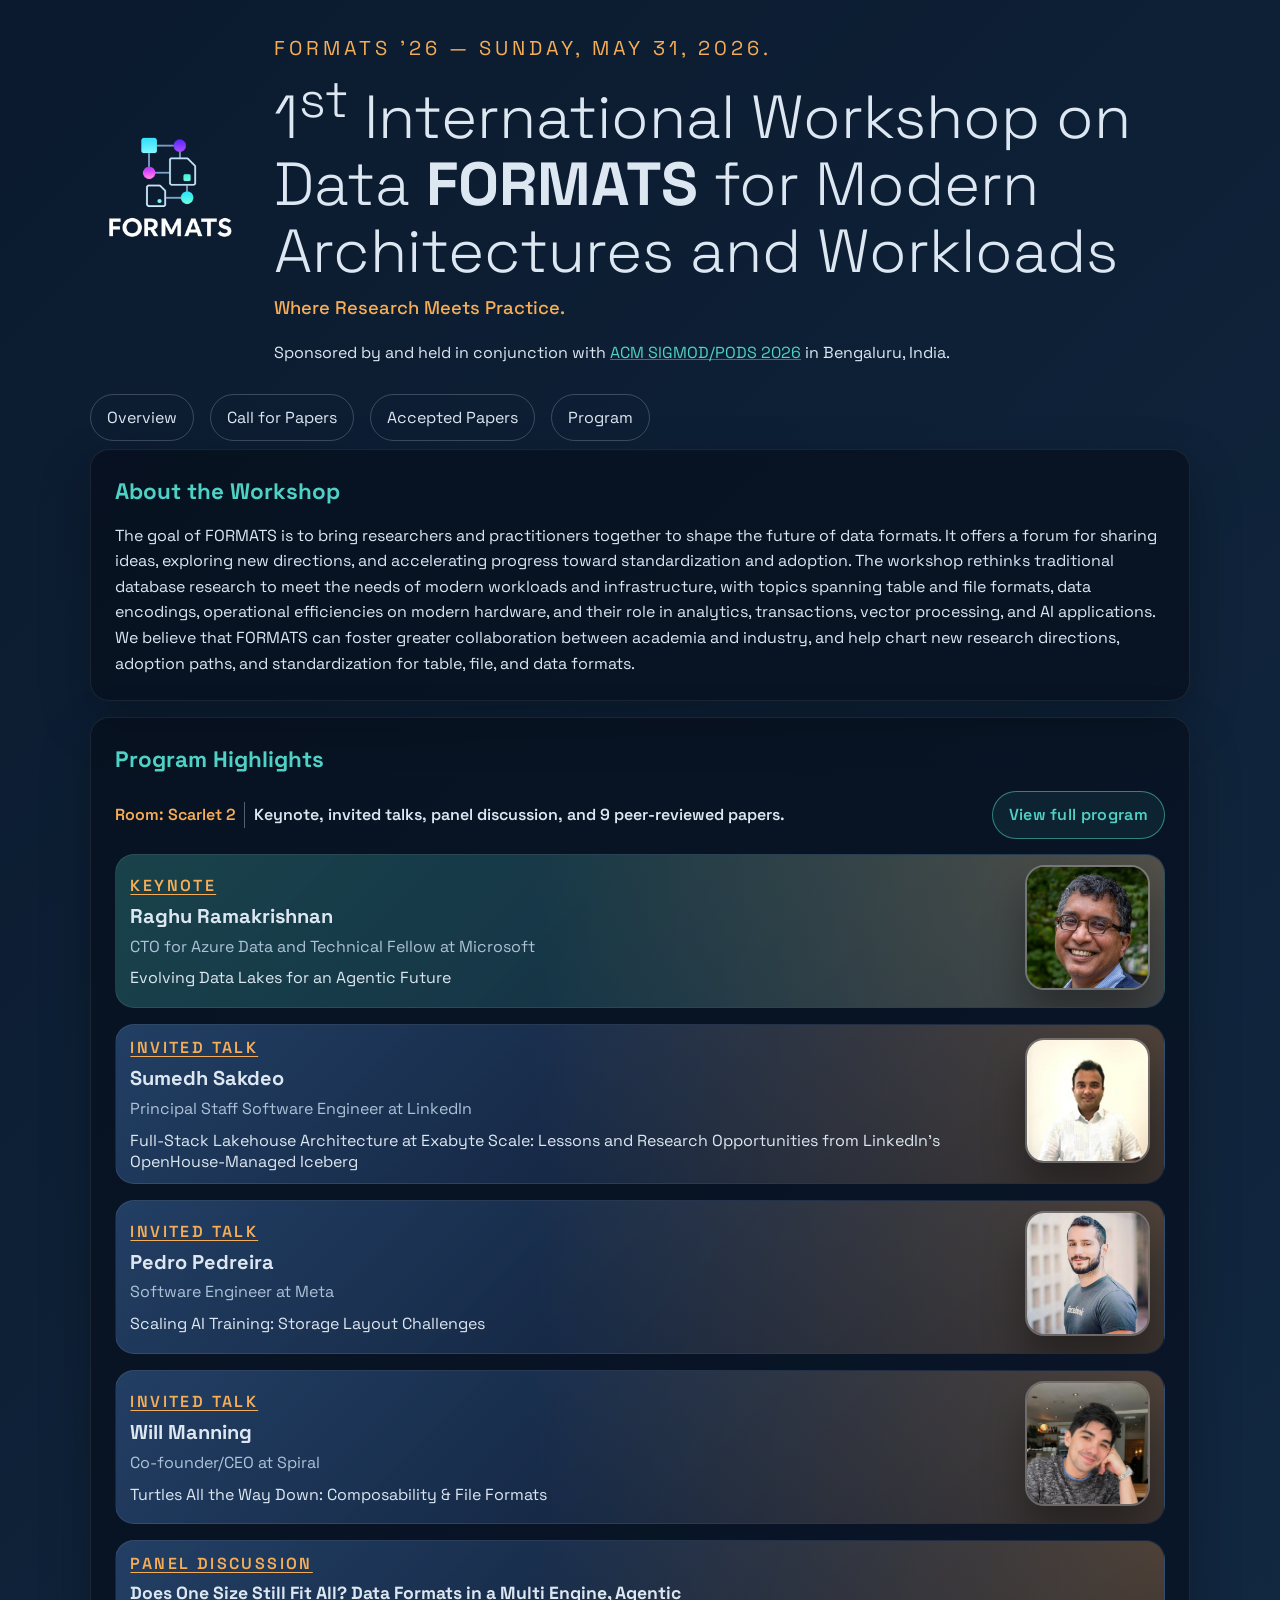
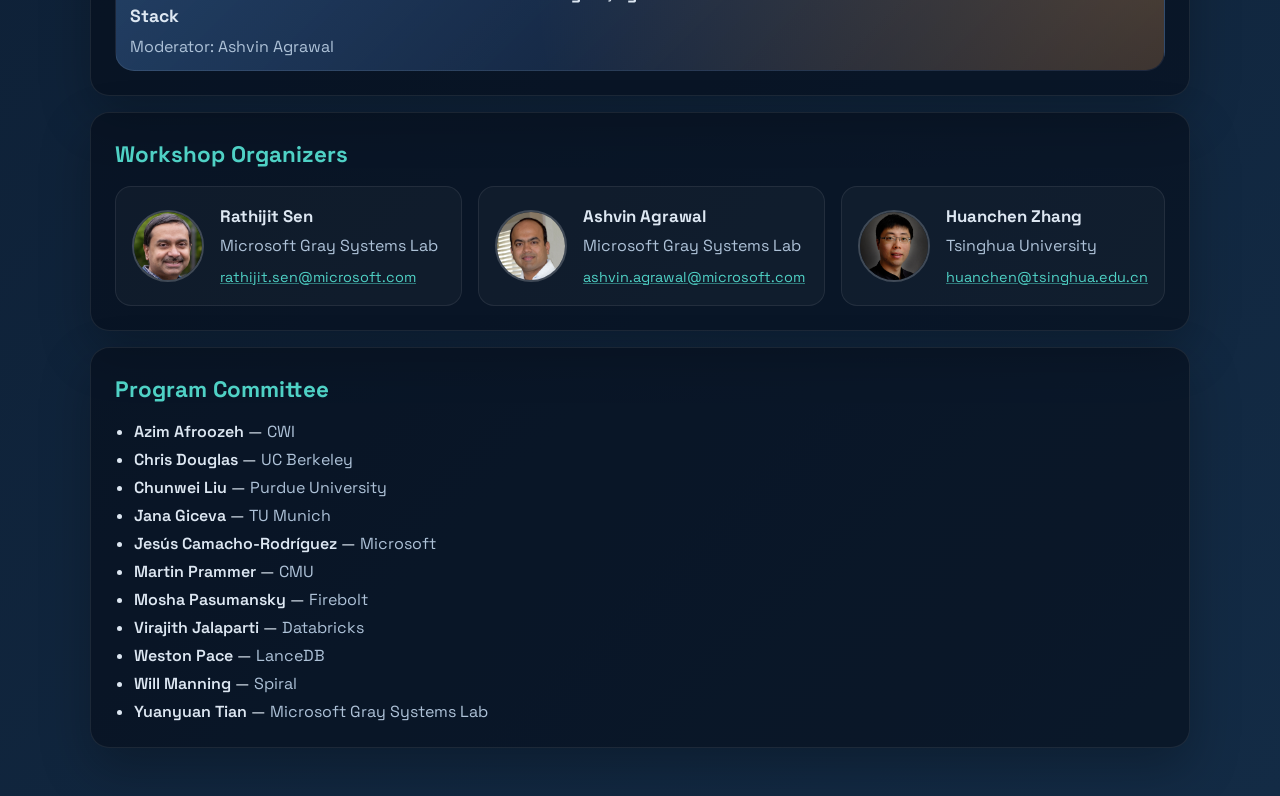
<file: index.html>
<!DOCTYPE html>
<html lang="en">
<head>
    <meta charset="UTF-8" />
    <meta name="viewport" content="width=device-width, initial-scale=1.0" />
    <title>FORMATS 2026 Workshop Overview</title>
    <link rel="stylesheet" href="styles.css" />
</head>
<body>
    <div class="wrapper">
        <header>
            <div class="hero-banner">
                <img src="formats_logo.png" alt="FORMATS 2026 logo" class="workshop-logo" />
                <div class="hero-copy">
                    <p class="hero-tag">FORMATS '26 &mdash; Sunday, May 31, 2026.</p>
                    <h1>1<sup>st</sup> International Workshop on Data <span class="headline-strong">FORMATS</span> for Modern Architectures and Workloads</h1>
                    <div class="subtitle-text">
                        <p class="page-subtitle">Where Research Meets Practice.</p>
                        <p>Sponsored by and held in conjunction with <a href="https://2026.sigmod.org/" target="_blank" rel="noreferrer">ACM SIGMOD/PODS 2026</a> in Bengaluru, India.</p>
                    </div>
                </div>
            </div>
            <nav class="nav-links">
                <a href="index.html">Overview</a>
                <a href="call-for-papers.html#topics-of-interest">Call for Papers</a>
                <a href="accepted-papers.html#accepted-papers">Accepted Papers</a>
                <a href="program.html#workshop-program">Program</a>
            </nav>
        </header>
        <main class="overview-main">
            <section>
                <h2>About the Workshop</h2>
                <p>The goal of FORMATS is to bring researchers and practitioners together to shape the future of data formats. It offers a forum for sharing ideas, exploring new directions, and accelerating progress toward standardization and adoption. The workshop rethinks traditional database research to meet the needs of modern workloads and infrastructure, with topics spanning table and file formats, data encodings, operational efficiencies on modern hardware, and their role in analytics, transactions, vector processing, and AI applications.</p>
                <p>We believe that FORMATS can foster greater collaboration between academia and industry, and help chart new research directions, adoption paths, and standardization for table, file, and data formats.</p>
            </section>
            <section>
                <h2>Program Highlights</h2>
                <div class="program-highlights-top">
                    <div class="program-highlights-context">
                        <p class="program-room-chip">Room: Scarlet 2</p>
                        <p class="program-highlights-meta">Keynote, invited talks, panel discussion, and 9 peer-reviewed papers.</p>
                    </div>
                    <p class="program-cta"><a href="program.html#workshop-program">View full program</a></p>
                </div>
                <div class="highlights-list" aria-label="Program highlights">
                    <article class="news-banner" aria-label="Keynote" data-link="true">
                        <div class="news-content">
                            <p class="news-label">Keynote</p>
                            <h3>Raghu Ramakrishnan</h3>
                            <p class="news-description news-role">CTO for Azure Data and Technical Fellow at Microsoft</p>
                            <p class="news-description">Evolving Data Lakes for an Agentic Future</p>
                        </div>
                        <div class="news-visual">
                            <img src="talks/raghu_ramakrishnan.jpg" alt="Portrait of Raghu Ramakrishnan" />
                        </div>
                        <a class="news-banner-link" href="program.html#talk-raghu-ramakrishnan" aria-label="View Raghu Ramakrishnan keynote details on the Program page"></a>
                    </article>
                    <article class="news-banner banner-emerald" aria-label="Invited talk" data-link="true">
                        <div class="news-content">
                            <p class="news-label">Invited Talk</p>
                            <h3>Sumedh Sakdeo</h3>
                            <p class="news-description news-role">Principal Staff Software Engineer at LinkedIn</p>
                            <p class="news-description">Full-Stack Lakehouse Architecture at Exabyte Scale: Lessons and Research Opportunities from LinkedIn's OpenHouse-Managed Iceberg</p>
                        </div>
                        <div class="news-visual">
                            <img src="talks/sumedh_sakdeo.jpg" alt="Portrait of Sumedh Sakdeo" />
                        </div>
                        <a class="news-banner-link" href="program.html#talk-sumedh-sakdeo" aria-label="View Sumedh Sakdeo invited talk details on the Program page"></a>
                    </article>
                    <article class="news-banner banner-emerald" aria-label="Invited talk" data-link="true">
                        <div class="news-content">
                            <p class="news-label">Invited Talk</p>
                            <h3>Pedro Pedreira</h3>
                            <p class="news-description news-role">Software Engineer at Meta</p>
                            <p class="news-description">Scaling AI Training: Storage Layout Challenges</p>
                        </div>
                        <div class="news-visual">
                            <img src="talks/pedro_pedreira.jpg" alt="Portrait of Pedro Pedreira" />
                        </div>
                        <a class="news-banner-link" href="program.html#talk-pedro-pedreira" aria-label="View Pedro Pedreira invited talk details on the Program page"></a>
                    </article>
                    <article class="news-banner banner-emerald" aria-label="Invited talk" data-link="true">
                        <div class="news-content">
                            <p class="news-label">Invited Talk</p>
                            <h3>Will Manning</h3>
                            <p class="news-description news-role">Co-founder/CEO at Spiral</p>
                            <p class="news-description">Turtles All the Way Down: Composability &amp; File Formats</p>
                        </div>
                        <div class="news-visual">
                            <img src="talks/will_manning.png" alt="Portrait of Will Manning" />
                        </div>
                        <a class="news-banner-link" href="program.html#talk-will-manning" aria-label="View Will Manning invited talk details on the Program page"></a>
                    </article>
                    <article class="news-banner banner-emerald no-visual" aria-label="Panel discussion" data-link="true">
                        <div class="news-content">
                            <p class="news-label">Panel Discussion</p>
                            <h3 class="panel-title">Does One Size Still Fit All? Data Formats in a Multi Engine, Agentic Stack</h3>
                            <p class="news-description news-role">Moderator: Ashvin Agrawal</p>
                        </div>
                        <a class="news-banner-link" href="program.html#panel-discussion" aria-label="View panel discussion details on the Program page"></a>
                    </article>
                </div>
            </section>
            <section>
                <h2>Workshop Organizers</h2>
                <div class="organizer-grid">
                    <article class="organizer-card">
                        <img src="organizers/rathijit_sen.jpg" alt="Portrait of Rathijit Sen" />
                        <div class="organizer-info">
                            <h3>Rathijit Sen</h3>
                            <p>Microsoft Gray Systems Lab</p>
                            <a href="mailto:rathijit.sen@microsoft.com">rathijit.sen@microsoft.com</a>
                        </div>
                    </article>
                    <article class="organizer-card">
                        <img src="organizers/ashvin_agrawal.png" alt="Portrait of Ashvin Agrawal" />
                        <div class="organizer-info">
                            <h3>Ashvin Agrawal</h3>
                            <p>Microsoft Gray Systems Lab</p>
                            <a href="mailto:ashvin.agrawal@microsoft.com">ashvin.agrawal@microsoft.com</a>
                        </div>
                    </article>
                    <article class="organizer-card">
                        <img src="organizers/huanchen_zhang.jpg" alt="Portrait of Huanchen Zhang" />
                        <div class="organizer-info">
                            <h3>Huanchen Zhang</h3>
                            <p>Tsinghua University</p>
                            <a href="mailto:huanchen@tsinghua.edu.cn">huanchen@tsinghua.edu.cn</a>
                        </div>
                    </article>
                </div>
            </section>
            <section>
                <h2>Program Committee</h2>
                <ul class="pc-list">
                    <li><span class="pc-name">Azim Afroozeh</span> &mdash; <span class="pc-affiliation">CWI</span></li>
                    <li><span class="pc-name">Chris Douglas</span> &mdash; <span class="pc-affiliation">UC Berkeley</span></li>
                    <li><span class="pc-name">Chunwei Liu</span> &mdash; <span class="pc-affiliation">Purdue University</span></li>
                    <li><span class="pc-name">Jana Giceva</span> &mdash; <span class="pc-affiliation">TU Munich</span></li>
                    <li><span class="pc-name">Jesús Camacho-Rodríguez</span> &mdash; <span class="pc-affiliation">Microsoft</span></li>
                    <li><span class="pc-name">Martin Prammer</span> &mdash; <span class="pc-affiliation">CMU</span></li>
                    <li><span class="pc-name">Mosha Pasumansky</span> &mdash; <span class="pc-affiliation">Firebolt</span></li>
                    <li><span class="pc-name">Virajith Jalaparti</span> &mdash; <span class="pc-affiliation">Databricks</span></li>
                    <li><span class="pc-name">Weston Pace</span> &mdash; <span class="pc-affiliation">LanceDB</span></li>
                    <li><span class="pc-name">Will Manning</span> &mdash; <span class="pc-affiliation">Spiral</span></li>
                    <li><span class="pc-name">Yuanyuan Tian</span> &mdash; <span class="pc-affiliation">Microsoft Gray Systems Lab</span></li>                    
                </ul>
            </section>
        </main>
    </div>
</body>
</html>
</file>
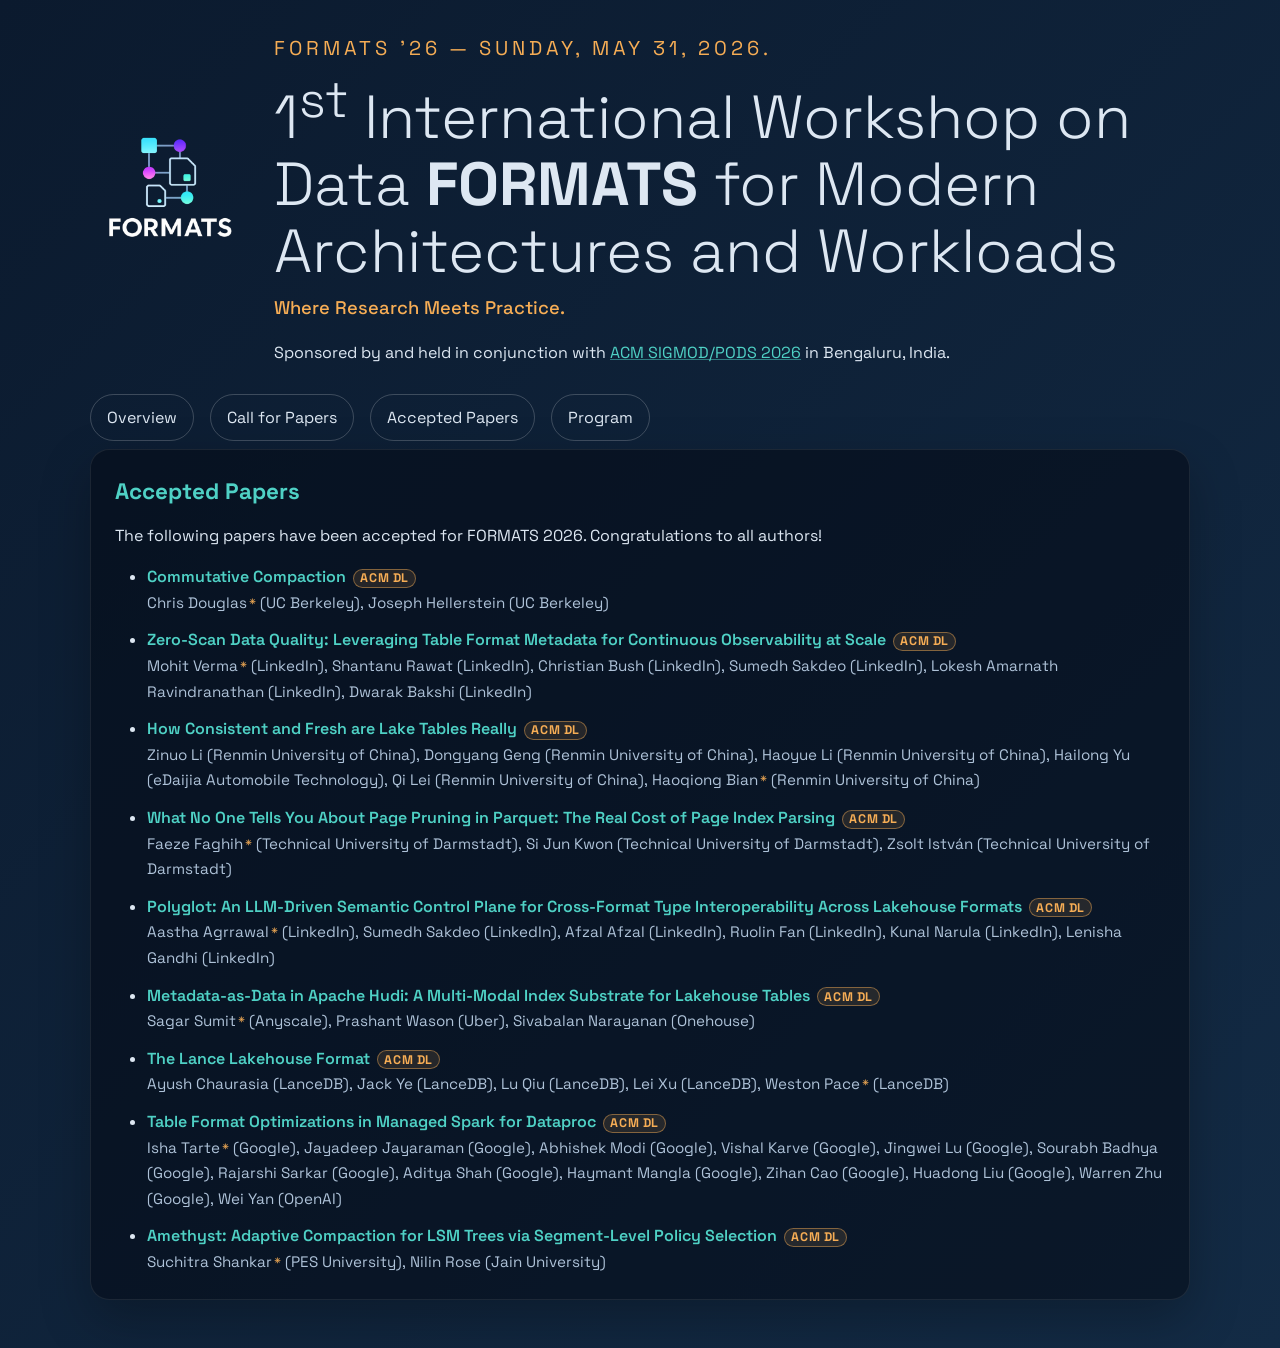
<file: accepted-papers.html>
<!DOCTYPE html>
<html lang="en">
<head>
    <meta charset="UTF-8" />
    <meta name="viewport" content="width=device-width, initial-scale=1.0" />
    <title>Accepted Papers &mdash; FORMATS 2026</title>
    <link rel="stylesheet" href="styles.css" />
</head>
<body>
    <div class="wrapper">
        <header>
            <div class="hero-banner">
                <img src="formats_logo.png" alt="FORMATS 2026 logo" class="workshop-logo" />
                <div class="hero-copy">
                    <p class="hero-tag">FORMATS '26 &mdash; Sunday, May 31, 2026.</p>
                    <h1>1<sup>st</sup> International Workshop on Data <span class="headline-strong">FORMATS</span> for Modern Architectures and Workloads</h1>
                    <div class="subtitle-text">
                        <p class="page-subtitle">Where Research Meets Practice.</p>
                        <p>Sponsored by and held in conjunction with <a href="https://2026.sigmod.org/" target="_blank" rel="noreferrer">ACM SIGMOD/PODS 2026</a> in Bengaluru, India.</p>
                    </div>
                </div>
            </div>
            <nav class="nav-links">
                <a href="index.html">Overview</a>
                <a href="call-for-papers.html#topics-of-interest">Call for Papers</a>
                <a href="accepted-papers.html#accepted-papers">Accepted Papers</a>
                <a href="program.html#workshop-program">Program</a>
            </nav>
        </header>
        <main>
            <section id="accepted-papers">
                <h2>Accepted Papers</h2>
                <p>The following papers have been accepted for FORMATS 2026. Congratulations to all authors!</p>
                <ul class="topics-list paper-list">
                    <li>
                        <span class="paper-title-row"><strong>Commutative Compaction</strong><a href="https://doi.org/10.1145/3802514.3809174" target="_blank" rel="noopener noreferrer" class="paper-link-badge">ACM DL</a></span><br />
                        <span class="paper-authors">Chris Douglas<span class="contact-author" title="Contact author">*</span> (UC Berkeley), Joseph Hellerstein (UC Berkeley)</span>
                    </li>
                    <li>
                        <span class="paper-title-row"><strong>Zero-Scan Data Quality: Leveraging Table Format Metadata for Continuous Observability at Scale</strong><a href="https://doi.org/10.1145/3802514.3812601" target="_blank" rel="noopener noreferrer" class="paper-link-badge">ACM DL</a></span><br />
                        <span class="paper-authors">Mohit Verma<span class="contact-author" title="Contact author">*</span> (LinkedIn), Shantanu Rawat (LinkedIn), Christian Bush (LinkedIn), Sumedh Sakdeo (LinkedIn), Lokesh Amarnath Ravindranathan (LinkedIn), Dwarak Bakshi (LinkedIn)</span>
                    </li>
                    <li>
                        <span class="paper-title-row"><strong>How Consistent and Fresh are Lake Tables Really</strong><a href="https://doi.org/10.1145/3802514.3812602" target="_blank" rel="noopener noreferrer" class="paper-link-badge">ACM DL</a></span><br />
                        <span class="paper-authors">Zinuo Li (Renmin University of China), Dongyang Geng (Renmin University of China), Haoyue Li (Renmin University of China), Hailong Yu (eDaijia Automobile Technology), Qi Lei (Renmin University of China), Haoqiong Bian<span class="contact-author" title="Contact author">*</span> (Renmin University of China)</span>
                    </li>
                    <li>
                        <span class="paper-title-row"><strong>What No One Tells You About Page Pruning in Parquet: The Real Cost of Page Index Parsing</strong><a href="https://doi.org/10.1145/3802514.3809175" target="_blank" rel="noopener noreferrer" class="paper-link-badge">ACM DL</a></span><br />
                        <span class="paper-authors">Faeze Faghih<span class="contact-author" title="Contact author">*</span> (Technical University of Darmstadt), Si Jun Kwon (Technical University of Darmstadt), Zsolt Istv&aacute;n (Technical University of Darmstadt)</span>
                    </li>
                    <li>
                        <span class="paper-title-row"><strong>Polyglot: An LLM-Driven Semantic Control Plane for Cross-Format Type Interoperability Across Lakehouse Formats</strong><a href="https://doi.org/10.1145/3802514.3809176" target="_blank" rel="noopener noreferrer" class="paper-link-badge">ACM DL</a></span><br />
                        <span class="paper-authors">Aastha Agrrawal<span class="contact-author" title="Contact author">*</span> (LinkedIn), Sumedh Sakdeo (LinkedIn), Afzal Afzal (LinkedIn), Ruolin Fan (LinkedIn), Kunal Narula (LinkedIn), Lenisha Gandhi (LinkedIn)</span>
                    </li>
                    <li>
                        <span class="paper-title-row"><strong>Metadata-as-Data in Apache Hudi: A Multi-Modal Index Substrate for Lakehouse Tables</strong><a href="https://doi.org/10.1145/3802514.3809177" target="_blank" rel="noopener noreferrer" class="paper-link-badge">ACM DL</a></span><br />
                        <span class="paper-authors">Sagar Sumit<span class="contact-author" title="Contact author">*</span> (Anyscale), Prashant Wason (Uber), Sivabalan Narayanan (Onehouse)</span>
                    </li>
                    <li>
                        <span class="paper-title-row"><strong>The Lance Lakehouse Format</strong><a href="https://doi.org/10.1145/3802514.3809178" target="_blank" rel="noopener noreferrer" class="paper-link-badge">ACM DL</a></span><br />
                        <span class="paper-authors">Ayush Chaurasia (LanceDB), Jack Ye (LanceDB), Lu Qiu (LanceDB), Lei Xu (LanceDB), Weston Pace<span class="contact-author" title="Contact author">*</span> (LanceDB)</span>
                    </li>
                    <li>
                        <span class="paper-title-row"><strong>Table Format Optimizations in Managed Spark for Dataproc</strong><a href="https://doi.org/10.1145/3802514.3809179" target="_blank" rel="noopener noreferrer" class="paper-link-badge">ACM DL</a></span><br />
                        <span class="paper-authors">Isha Tarte<span class="contact-author" title="Contact author">*</span> (Google), Jayadeep Jayaraman (Google), Abhishek Modi (Google), Vishal Karve (Google), Jingwei Lu (Google), Sourabh Badhya (Google), Rajarshi Sarkar (Google), Aditya Shah (Google), Haymant Mangla (Google), Zihan Cao (Google), Huadong Liu (Google), Warren Zhu (Google), Wei Yan (OpenAI)</span>
                    </li>
                    <li>
                        <span class="paper-title-row"><strong>Amethyst: Adaptive Compaction for LSM Trees via Segment-Level Policy Selection</strong><a href="https://doi.org/10.1145/3802514.3812603" target="_blank" rel="noopener noreferrer" class="paper-link-badge">ACM DL</a></span><br />
                        <span class="paper-authors">Suchitra Shankar<span class="contact-author" title="Contact author">*</span> (PES University), Nilin Rose (Jain University)</span>
                    </li>
                </ul>
            </section>
        </main>
    </div>
</body>
</html>
</file>
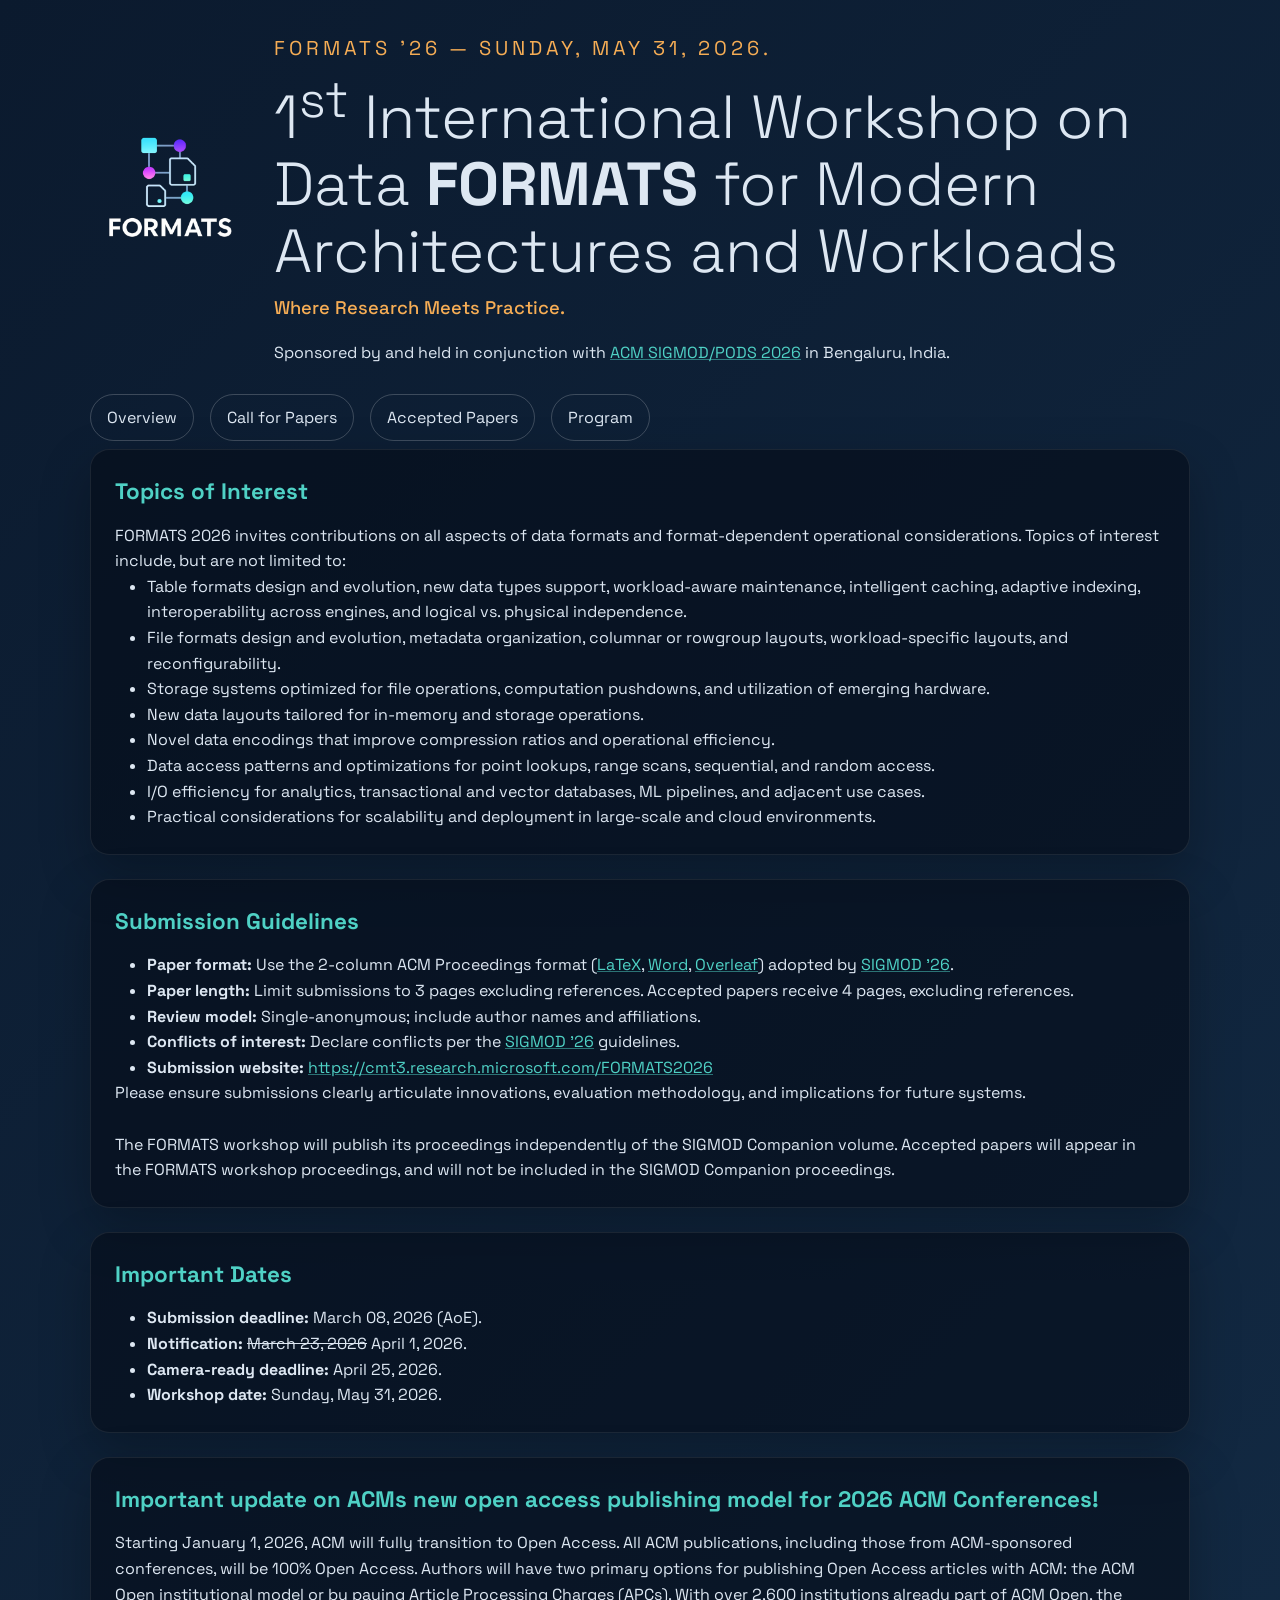
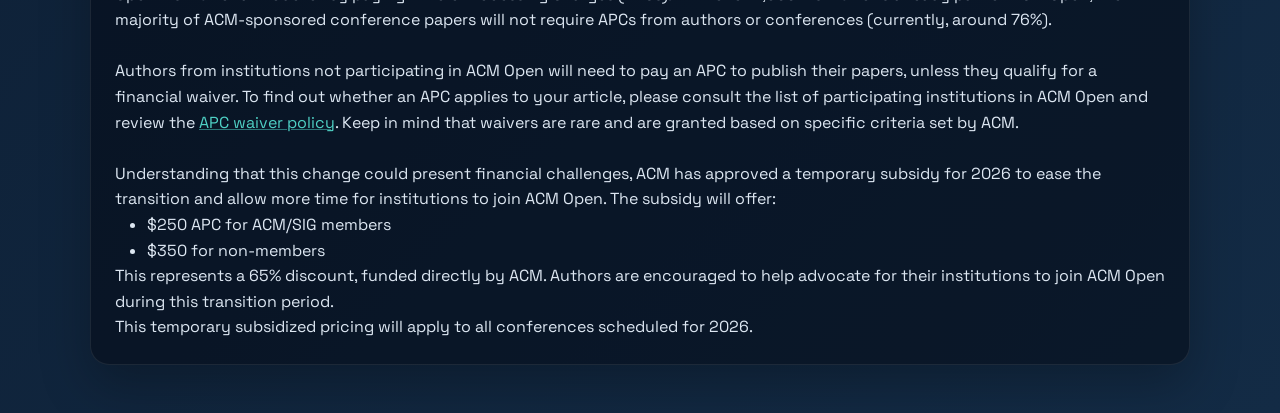
<file: call-for-papers.html>
<!DOCTYPE html>
<html lang="en">
<head>
    <meta charset="UTF-8" />
    <meta name="viewport" content="width=device-width, initial-scale=1.0" />
    <title>FORMATS 2026 Call for Papers</title>
    <link rel="stylesheet" href="styles.css" />
</head>
<body>
    <div class="wrapper">
        <header>
            <div class="hero-banner">
                <img src="formats_logo.png" alt="FORMATS 2026 logo" class="workshop-logo" />
                <div class="hero-copy">
                    <p class="hero-tag">FORMATS '26 &mdash; Sunday, May 31, 2026.</p>
                    <h1>1<sup>st</sup> International Workshop on Data <span class="headline-strong">FORMATS</span> for Modern Architectures and Workloads</h1>
                    <div class="subtitle-text">
                        <p class="page-subtitle">Where Research Meets Practice.</p>
                        <p>Sponsored by and held in conjunction with <a href="https://2026.sigmod.org/" target="_blank" rel="noreferrer">ACM SIGMOD/PODS 2026</a> in Bengaluru, India.</p>
                    </div>
                </div>
            </div>
            <nav class="nav-links">
                <a href="index.html">Overview</a>
                <a href="call-for-papers.html#topics-of-interest">Call for Papers</a>
                <a href="accepted-papers.html#accepted-papers">Accepted Papers</a>
                <a href="program.html#workshop-program">Program</a>
            </nav>
        </header>
        <main>
            <section id="topics-of-interest">
                <h2>Topics of Interest</h2>
                <p>FORMATS 2026 invites contributions on all aspects of data formats and format-dependent operational considerations. Topics of interest include, but are not limited to:</p>
                <ul class="topics-list">
                    <li>Table formats design and evolution, new data types support, workload-aware maintenance, intelligent caching, adaptive indexing, interoperability across engines, and logical vs. physical independence.</li>
                    <li>File formats design and evolution, metadata organization, columnar or rowgroup layouts, workload-specific layouts, and reconfigurability.</li>
                    <li>Storage systems optimized for file operations, computation pushdowns, and utilization of emerging hardware.</li>
                    <li>New data layouts tailored for in-memory and storage operations.</li>
                    <li>Novel data encodings that improve compression ratios and operational efficiency.</li>
                    <li>Data access patterns and optimizations for point lookups, range scans, sequential, and random access.</li>
                    <li>I/O efficiency for analytics, transactional and vector databases, ML pipelines, and adjacent use cases.</li>
                    <li>Practical considerations for scalability and deployment in large-scale and cloud environments.</li>
                </ul>
            </section>
            <section>
                <h2>Submission Guidelines</h2>
                <ul class="topics-list">
                    <li><strong>Paper format:</strong> Use the 2-column ACM Proceedings format (<a href="https://www.acm.org/publications/proceedings-template" target="_blank" rel="noreferrer">LaTeX</a>, <a href="https://www.acm.org/publications/proceedings-template" target="_blank" rel="noreferrer">Word</a>, <a href="https://www.overleaf.com/latex/templates/association-for-computing-machinery-acm-sig-proceedings-template/bmvfhcdnxfty" target="_blank" rel="noreferrer">Overleaf</a>) adopted by <a href="https://2026.sigmod.org/" target="_blank" rel="noreferrer">SIGMOD '26</a>.</li>
                    <li><strong>Paper length:</strong> Limit submissions to 3 pages excluding references. Accepted papers receive 4 pages, excluding references.</li>
                    <li><strong>Review model:</strong> Single-anonymous; include author names and affiliations.</li>
                    <li><strong>Conflicts of interest:</strong> Declare conflicts per the <a href="https://2026.sigmod.org/" target="_blank" rel="noreferrer">SIGMOD '26</a> guidelines.</li>
                    <li><strong>Submission website:</strong> <a href="https://cmt3.research.microsoft.com/FORMATS2026" target="_blank" rel="noreferrer">https://cmt3.research.microsoft.com/FORMATS2026</a></li>
                </ul>
                <p>Please ensure submissions clearly articulate innovations, evaluation methodology, and implications for future systems.</p>
                <br />
                <p>The FORMATS workshop will publish its proceedings independently of the SIGMOD Companion volume. Accepted papers will appear in the FORMATS workshop proceedings, and will not be included in the SIGMOD Companion proceedings.</p>
            </section>
            <section>
                <h2>Important Dates</h2>
                <ul class="topics-list">
                    <li><strong>Submission deadline:</strong> March 08, 2026 (AoE).</li>
                    <li><strong>Notification:</strong> <del>March 23, 2026</del> April 1, 2026.</li>
                    <li><strong>Camera-ready deadline:</strong> April 25, 2026.</li>
                    <li><strong>Workshop date:</strong> Sunday, May 31, 2026.</li>
                </ul>
            </section>
            <section>
                <h2>Important update on ACMs new open access publishing model for 2026 ACM Conferences!</h2>
                <p>Starting January 1, 2026, ACM will fully transition to Open Access. All ACM publications, including those from ACM-sponsored conferences, will be 100% Open Access. Authors will have two primary options for publishing Open Access articles with ACM: the ACM Open institutional model or by paying Article Processing Charges (APCs). With over 2,600 institutions already part of ACM Open, the majority of ACM-sponsored conference papers will not require APCs from authors or conferences (currently, around 76%).</p>
                <br />
                <p>Authors from institutions not participating in ACM Open will need to pay an APC to publish their papers, unless they qualify for a financial waiver. To find out whether an APC applies to your article, please consult the list of participating institutions in ACM Open and review the <a href="https://www.acm.org/publications/policies/policy-on-discretionary-open-access-apc-waivers" target="_blank" rel="noreferrer">APC waiver policy</a>. Keep in mind that waivers are rare and are granted based on specific criteria set by ACM.</p>
                <br />
                <p>Understanding that this change could present financial challenges, ACM has approved a temporary subsidy for 2026 to ease the transition and allow more time for institutions to join ACM Open. The subsidy will offer:</p>
                <ul class="topics-list">
                    <li>$250 APC for ACM/SIG members</li>
                    <li>$350 for non-members</li>
                </ul>
                <p>This represents a 65% discount, funded directly by ACM. Authors are encouraged to help advocate for their institutions to join ACM Open during this transition period.</p>
                <p>This temporary subsidized pricing will apply to all conferences scheduled for 2026.</p>
            </section>
        </main>
    </div>
</body>
</html>
</file>
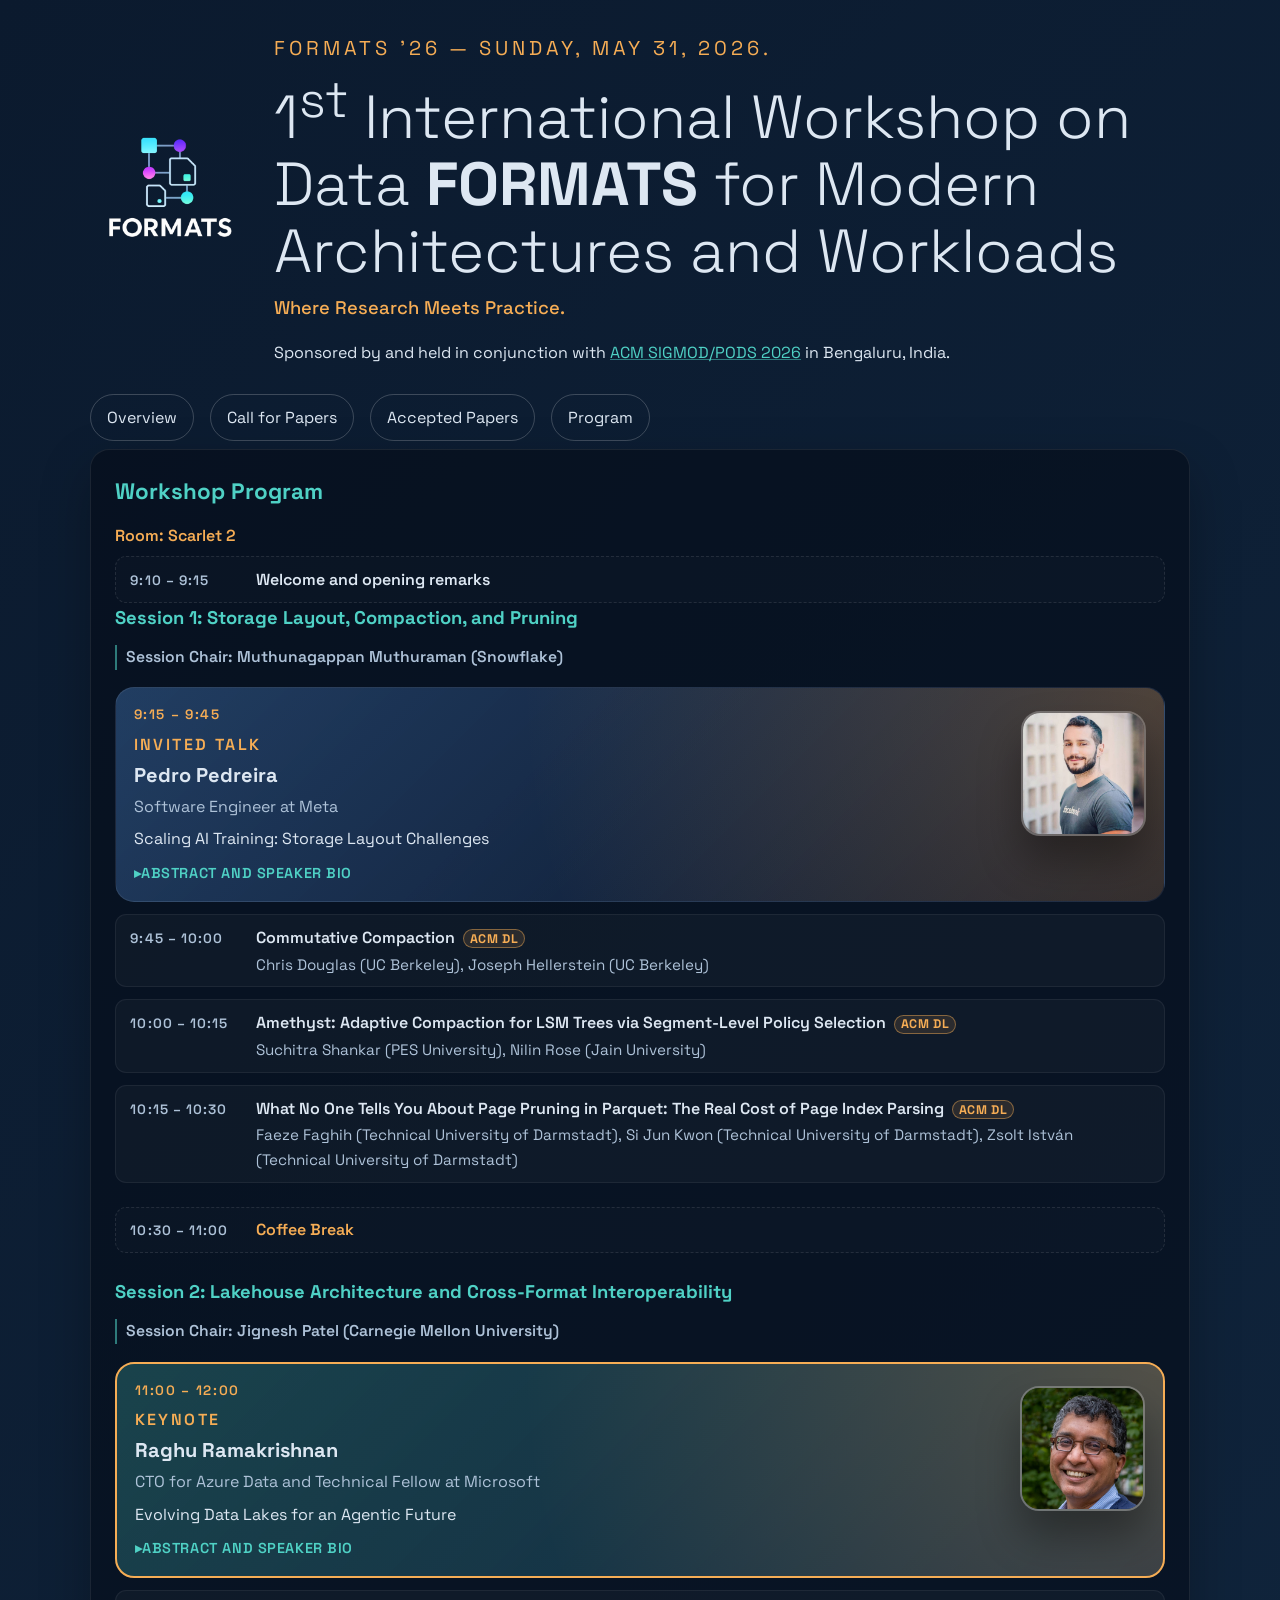
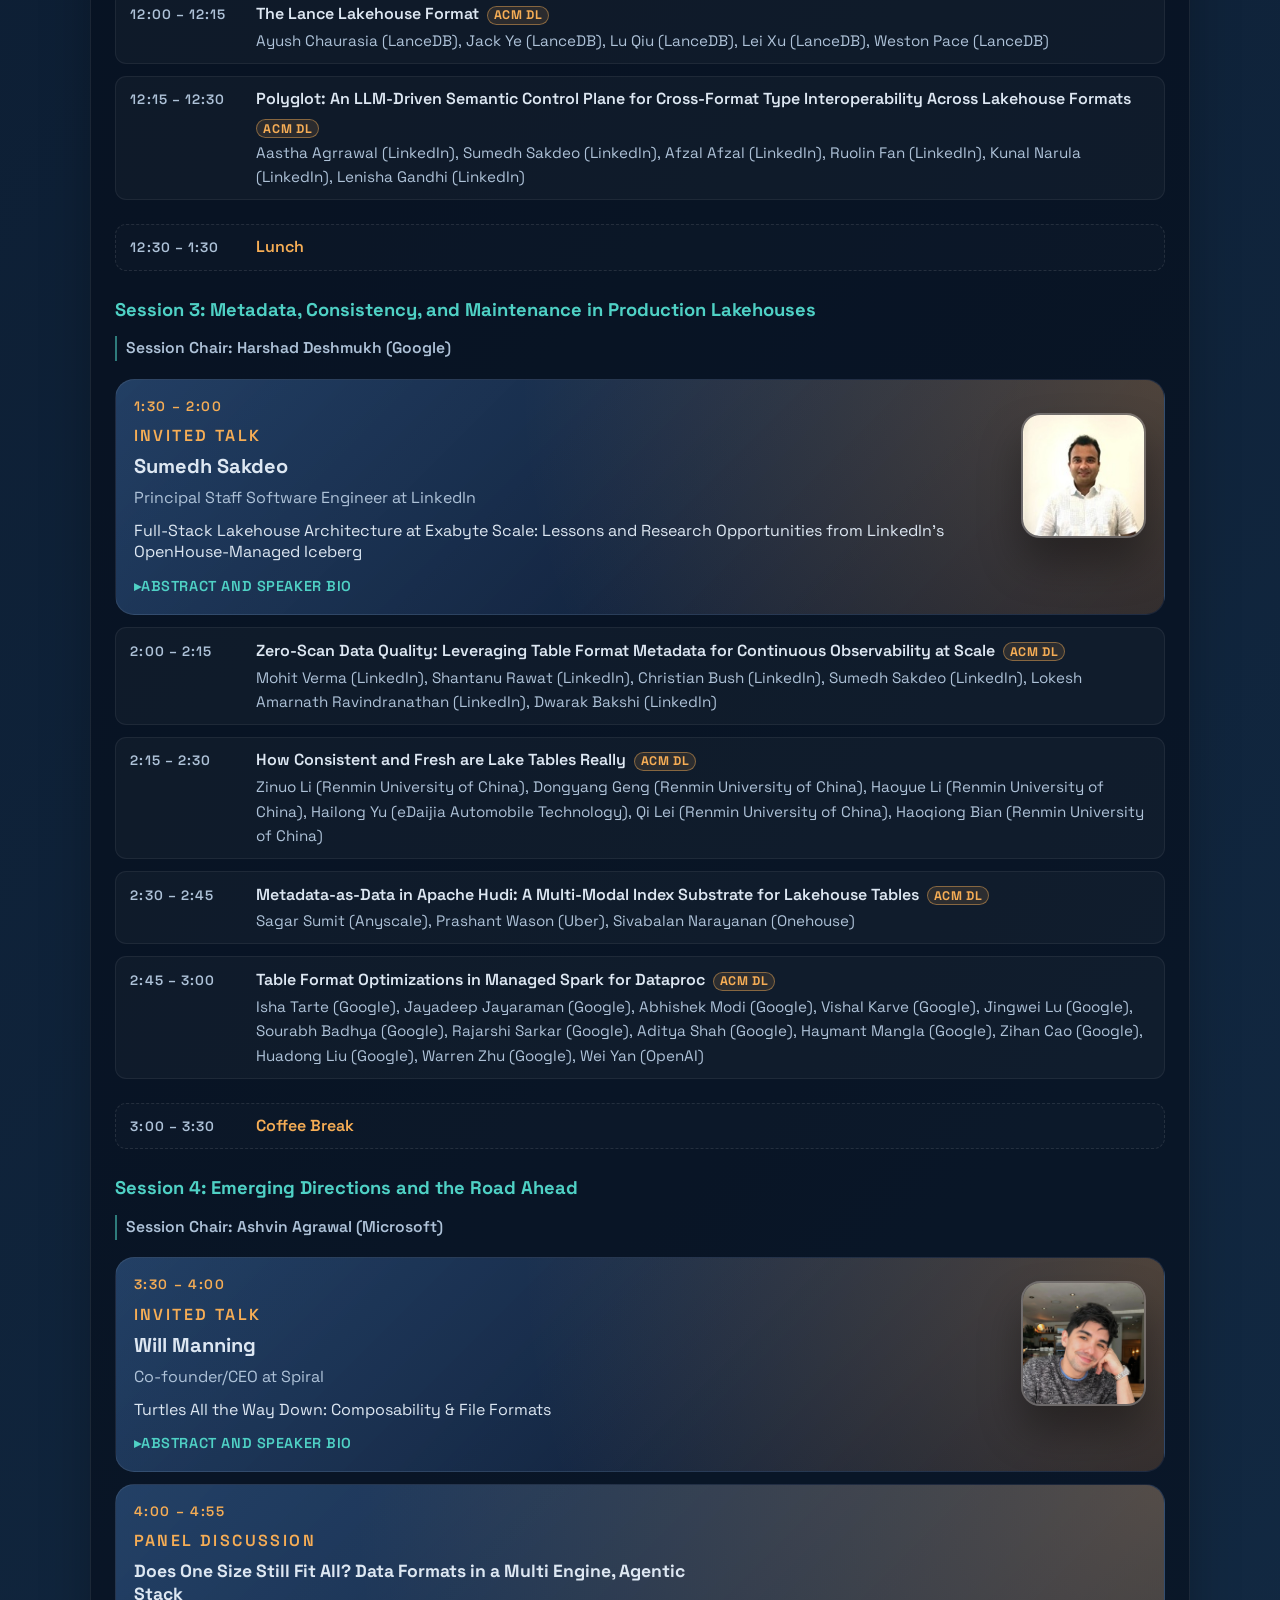
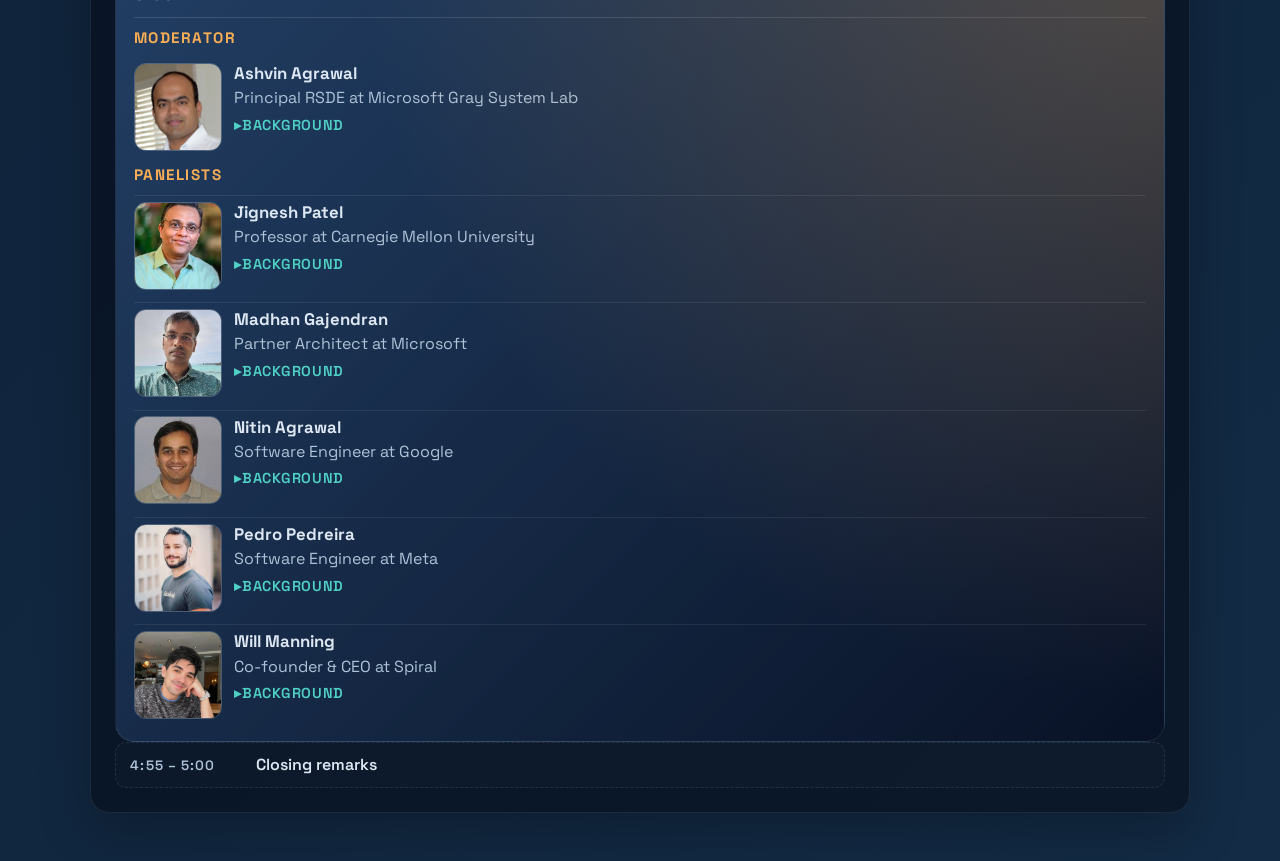
<file: program.html>
<!DOCTYPE html>
<html lang="en">
<head>
    <meta charset="UTF-8" />
    <meta name="viewport" content="width=device-width, initial-scale=1.0" />
    <title>Workshop Program</title>
    <link rel="stylesheet" href="styles.css" />
</head>
<body>
    <div class="wrapper">
        <header>
            <div class="hero-banner">
                <img src="formats_logo.png" alt="FORMATS 2026 logo" class="workshop-logo" />
                <div class="hero-copy">
                    <p class="hero-tag">FORMATS '26 &mdash; Sunday, May 31, 2026.</p>
                    <h1>1<sup>st</sup> International Workshop on Data <span class="headline-strong">FORMATS</span> for Modern Architectures and Workloads</h1>
                    <div class="subtitle-text">
                        <p class="page-subtitle">Where Research Meets Practice.</p>
                        <p>Sponsored by and held in conjunction with <a href="https://2026.sigmod.org/" target="_blank" rel="noreferrer">ACM SIGMOD/PODS 2026</a> in Bengaluru, India.</p>
                    </div>
                </div>
            </div>
            <nav class="nav-links">
                <a href="index.html">Overview</a>
                <a href="call-for-papers.html#topics-of-interest">Call for Papers</a>
                <a href="accepted-papers.html#accepted-papers">Accepted Papers</a>
                <a href="program.html#workshop-program">Program</a>
            </nav>
        </header>
        <main>
            <section id="workshop-program">
                <h2>Workshop Program</h2>
                <p class="program-room">Room: Scarlet 2</p>
                <div class="program-simple">
                    <p class="program-time">9:10 &ndash; 9:15</p>
                    <p class="program-label">Welcome and opening remarks</p>
                </div>

                <div class="session-block">
                    <h3 class="session-heading">Session 1: Storage Layout, Compaction, and Pruning</h3>
                    <p class="session-theme session-chair">Session Chair: Muthunagappan Muthuraman (Snowflake)</p>
                    <article id="talk-pedro-pedreira" class="news-banner banner-emerald" aria-label="Invited talk">
                        <div class="news-content">
                            <p class="program-time">9:15 &ndash; 9:45</p>
                            <p class="news-label">Invited Talk</p>
                            <h3>Pedro Pedreira</h3>
                            <p class="news-description news-role">Software Engineer at Meta</p>
                            <p class="news-description">Scaling AI Training: Storage Layout Challenges</p>
                        </div>
                        <div class="news-visual">
                            <img src="talks/pedro_pedreira.jpg" alt="Portrait of Pedro Pedreira" />
                        </div>
                        <details class="talk-details">
                            <summary>Abstract and speaker bio</summary>
                            <p><strong>Abstract.</strong> Modern AI training pipelines demand efficient data loading and preparation; the storage layout layer plays an important role in the performance of both the read and write paths. This talk explores challenges in designing and evolving storage formats optimized for training workloads, discusses feature storage and processing, implications of wide tables, and challenges with normalization. It also presents Nimble, Meta’s columnar file format, some of its main design decisions, features, and discusses future challenges and areas of exploration.</p>
                            <p><strong>About the speaker.</strong> Pedro Pedreira is a Software Engineer at Meta, where he has spent over 13 years working on large-scale compute, storage, and query processing systems. Pedro leads Velox, a cross-organizational effort involving 20+ companies aimed at unifying execution engines using an open-source library, in addition to a variety of related efforts aimed at modernizing compute engines, more recently focused on AI training. Prior to Velox, Pedro led the creation of Cubrick and has contributed to a series of data open source infrastructure projects including Presto, Spark, Gluten, Nimble, Arrow, and others. His work focuses on building high-performance, composable execution libraries that serve as the foundation for analytical and AI workloads at scale.</p>
                        </details>
                    </article>
                    <div class="paper-row">
                        <p class="program-time">9:45 &ndash; 10:00</p>
                        <div>
                            <p class="paper-title"><span class="paper-title-row"><span>Commutative Compaction</span><a href="https://doi.org/10.1145/3802514.3809174" target="_blank" rel="noopener noreferrer" class="paper-link-badge">ACM DL</a></span></p>
                            <span class="paper-authors">Chris Douglas (UC Berkeley), Joseph Hellerstein (UC Berkeley)</span>
                        </div>
                    </div>
                    <div class="paper-row">
                        <p class="program-time">10:00 &ndash; 10:15</p>
                        <div>
                            <p class="paper-title"><span class="paper-title-row"><span>Amethyst: Adaptive Compaction for LSM Trees via Segment-Level Policy Selection</span><a href="https://doi.org/10.1145/3802514.3812603" target="_blank" rel="noopener noreferrer" class="paper-link-badge">ACM DL</a></span></p>
                            <span class="paper-authors">Suchitra Shankar (PES University), Nilin Rose (Jain University)</span>
                        </div>
                    </div>
                    <div class="paper-row">
                        <p class="program-time">10:15 &ndash; 10:30</p>
                        <div>
                            <p class="paper-title"><span class="paper-title-row"><span>What No One Tells You About Page Pruning in Parquet: The Real Cost of Page Index Parsing</span><a href="https://doi.org/10.1145/3802514.3809175" target="_blank" rel="noopener noreferrer" class="paper-link-badge">ACM DL</a></span></p>
                            <span class="paper-authors">Faeze Faghih (Technical University of Darmstadt), Si Jun Kwon (Technical University of Darmstadt), Zsolt Istv&aacute;n (Technical University of Darmstadt)</span>
                        </div>
                    </div>
                </div>

                <div class="program-break">
                    <p class="program-time">10:30 &ndash; 11:00</p>
                    <p class="program-label">Coffee Break</p>
                </div>

                <div class="session-block">
                    <h3 class="session-heading">Session 2: Lakehouse Architecture and Cross-Format Interoperability</h3>
                    <p class="session-theme session-chair">Session Chair: Jignesh Patel (Carnegie Mellon University)</p>
                    <article id="talk-raghu-ramakrishnan" class="news-banner banner-keynote" aria-label="Keynote">
                        <div class="news-content">
                            <p class="program-time">11:00 &ndash; 12:00</p>
                            <p class="news-label">Keynote</p>
                            <h3>Raghu Ramakrishnan</h3>
                            <p class="news-description news-role">CTO for Azure Data and Technical Fellow at Microsoft</p>
                            <p class="news-description">Evolving Data Lakes for an Agentic Future</p>
                        </div>
                        <div class="news-visual">
                            <img src="talks/raghu_ramakrishnan.jpg" alt="Portrait of Raghu Ramakrishnan" />
                        </div>
                        <details class="talk-details">
                            <summary>Abstract and speaker bio</summary>
                            <p><strong>Abstract.</strong> Data lakes have become the hub of modern integrated analytics platforms, supporting workloads that span interactive exploration to large-scale warehousing and real-time monitoring. This landscape is evolving yet again: alongside human-driven analytics, data lakes increasingly serve agents performing a wide spectrum of tasks. This shift is driving query rates much higher, with workloads characterized by highly concurrent, often overlapping requests, and often fine-grained, short-lived queries. At the same time, expectations around performance and reliability have risen considerably. These trends are reshaping the architecture of data lakes. In this talk, we look at how data lakes are evolving to meet these new demands, and paint a forward-looking picture of where they are headed.</p>
                            <p><strong>About the speaker.</strong> Raghu Ramakrishnan is CTO for Data and a Technical Fellow at Microsoft. From 1987 to 2006, he was a professor at University of Wisconsin-Madison, where he wrote the widely used text “Database Management Systems”.  In 1999, he founded QUIQ, a company powering crowd-sourced question-answering as a cloud service. He joined Yahoo! in 2006 as a Yahoo! Fellow, and served as Chief Scientist for the portal, cloud and search divisions. Ramakrishnan has received several awards, including the ACM SIGMOD Edgar F. Codd Innovations Award, the ACM SIGKDD Innovations Award, the IEEE TCDE Elmasri Outstanding Database Education Award, the ACM SIGMOD Contributions Award, 10-year Test-of-Time Awards from the ACM SIGMOD, ACM SOCC, ICDT and VLDB conferences, the IIT Madras Distinguished Alumnus Award, the NSF Presidential Young Investigator Award, and the Packard Fellowship in Science and Engineering. He is a Fellow of the ACM and IEEE and has served as Chair of ACM SIGMOD.</p>
                        </details>
                    </article>
                    <div class="paper-row">
                        <p class="program-time">12:00 &ndash; 12:15</p>
                        <div>
                            <p class="paper-title"><span class="paper-title-row"><span>The Lance Lakehouse Format</span><a href="https://doi.org/10.1145/3802514.3809178" target="_blank" rel="noopener noreferrer" class="paper-link-badge">ACM DL</a></span></p>
                            <span class="paper-authors">Ayush Chaurasia (LanceDB), Jack Ye (LanceDB), Lu Qiu (LanceDB), Lei Xu (LanceDB), Weston Pace (LanceDB)</span>
                        </div>
                    </div>
                    <div class="paper-row">
                        <p class="program-time">12:15 &ndash; 12:30</p>
                        <div>
                            <p class="paper-title"><span class="paper-title-row"><span>Polyglot: An LLM-Driven Semantic Control Plane for Cross-Format Type Interoperability Across Lakehouse Formats</span><a href="https://doi.org/10.1145/3802514.3809176" target="_blank" rel="noopener noreferrer" class="paper-link-badge">ACM DL</a></span></p>
                            <span class="paper-authors">Aastha Agrrawal (LinkedIn), Sumedh Sakdeo (LinkedIn), Afzal Afzal (LinkedIn), Ruolin Fan (LinkedIn), Kunal Narula (LinkedIn), Lenisha Gandhi (LinkedIn)</span>
                        </div>
                    </div>
                </div>

                <div class="program-break">
                    <p class="program-time">12:30 &ndash; 1:30</p>
                    <p class="program-label">Lunch</p>
                </div>

                <div class="session-block">
                    <h3 class="session-heading">Session 3: Metadata, Consistency, and Maintenance in Production Lakehouses</h3>
                    <p class="session-theme session-chair">Session Chair: Harshad Deshmukh (Google)</p>
                    <article id="talk-sumedh-sakdeo" class="news-banner banner-emerald" aria-label="Invited talk">
                        <div class="news-content">
                            <p class="program-time">1:30 &ndash; 2:00</p>
                            <p class="news-label">Invited Talk</p>
                            <h3>Sumedh Sakdeo</h3>
                            <p class="news-description news-role">Principal Staff Software Engineer at LinkedIn</p>
                            <p class="news-description">Full-Stack Lakehouse Architecture at Exabyte Scale: Lessons and Research Opportunities from LinkedIn's OpenHouse-Managed Iceberg</p>
                        </div>
                        <div class="news-visual">
                            <img src="talks/sumedh_sakdeo.jpg" alt="Portrait of Sumedh Sakdeo" />
                        </div>
                        <details class="talk-details">
                            <summary>Abstract and speaker bio</summary>
                            <p><strong>Abstract.</strong> The lakehouse promise is simple: persist data once in an open format, query it from anywhere. Lakehouses are a real step forward &mdash; open formats, ACID transactions, multi-engine access. But persisting data once is solved. It breaks when that data gets served.</p>
                            <p>In open lakehouses, there is no narrow API enforcing correctness inline. The data plane is format libraries embedded in N engines; the catalog sees metadata but never the bytes. Every gap in this architecture compounds silently at scale.</p>
                            <p>We describe five research frontiers surfaced by operating OpenHouse &mdash; LinkedIn's open-source declarative control plane for Apache Iceberg &mdash; across 300,000+ tables and over one exabyte of managed data. (1) <strong>Interoperability</strong>: the same bits on disk can look different when queried from different engines &mdash; types, schemas, and semantics diverge silently across the stack. (2) <strong>The online/offline divide</strong>: the industry-wide cost of duplicating data between operational and analytical systems via CDC pipelines, and the path toward WAL-centric convergence. (3) <strong>Agent guardrails</strong>: as LLM-driven agents write to production data, data engineering needs the same branch-validate-merge safety model that software engineering solved decades ago. (4) <strong>Data layout optimization</strong>: compaction, sort order, partitioning, and write throughput are coupled objectives with no single global optimum, building on our AutoComp framework (SIGMOD '25). (5) <strong>Incremental processing</strong>: real-time freshness is well-served by Kafka stream processing, and completeness is well-served by Spark batch over verified data &mdash; but the middle ground of near-real-time freshness remains underserved, where streaming becomes prohibitively expensive and batch lacks the tooling to consume incremental deltas efficiently.</p>
                            <p>For each frontier, we present the problem at production scale and pose open research questions for the data community.</p>
                            <p><strong>About the speaker.</strong> Sumedh Sakdeo is a Principal Staff Software Engineer at LinkedIn. He has 15+ years of experience working in data infrastructure. He previously contributed to a log-structured file system at Tintri and led data infrastructure, engineering, and visualization for Lyft's self-driving division. Notably, at LinkedIn, he spearheaded the development of OpenHouse, a pioneering control plane for open-source data lakehouse deployments.</p>
                        </details>
                    </article>
                    <div class="paper-row">
                        <p class="program-time">2:00 &ndash; 2:15</p>
                        <div>
                            <p class="paper-title"><span class="paper-title-row"><span>Zero-Scan Data Quality: Leveraging Table Format Metadata for Continuous Observability at Scale</span><a href="https://doi.org/10.1145/3802514.3812601" target="_blank" rel="noopener noreferrer" class="paper-link-badge">ACM DL</a></span></p>
                            <span class="paper-authors">Mohit Verma (LinkedIn), Shantanu Rawat (LinkedIn), Christian Bush (LinkedIn), Sumedh Sakdeo (LinkedIn), Lokesh Amarnath Ravindranathan (LinkedIn), Dwarak Bakshi (LinkedIn)</span>
                        </div>
                    </div>
                    <div class="paper-row">
                        <p class="program-time">2:15 &ndash; 2:30</p>
                        <div>
                            <p class="paper-title"><span class="paper-title-row"><span>How Consistent and Fresh are Lake Tables Really</span><a href="https://doi.org/10.1145/3802514.3812602" target="_blank" rel="noopener noreferrer" class="paper-link-badge">ACM DL</a></span></p>
                            <span class="paper-authors">Zinuo Li (Renmin University of China), Dongyang Geng (Renmin University of China), Haoyue Li (Renmin University of China), Hailong Yu (eDaijia Automobile Technology), Qi Lei (Renmin University of China), Haoqiong Bian (Renmin University of China)</span>
                        </div>
                    </div>
                    <div class="paper-row">
                        <p class="program-time">2:30 &ndash; 2:45</p>
                        <div>
                            <p class="paper-title"><span class="paper-title-row"><span>Metadata-as-Data in Apache Hudi: A Multi-Modal Index Substrate for Lakehouse Tables</span><a href="https://doi.org/10.1145/3802514.3809177" target="_blank" rel="noopener noreferrer" class="paper-link-badge">ACM DL</a></span></p>
                            <span class="paper-authors">Sagar Sumit (Anyscale), Prashant Wason (Uber), Sivabalan Narayanan (Onehouse)</span>
                        </div>
                    </div>
                    <div class="paper-row">
                        <p class="program-time">2:45 &ndash; 3:00</p>
                        <div>
                            <p class="paper-title"><span class="paper-title-row"><span>Table Format Optimizations in Managed Spark for Dataproc</span><a href="https://doi.org/10.1145/3802514.3809179" target="_blank" rel="noopener noreferrer" class="paper-link-badge">ACM DL</a></span></p>
                            <span class="paper-authors">Isha Tarte (Google), Jayadeep Jayaraman (Google), Abhishek Modi (Google), Vishal Karve (Google), Jingwei Lu (Google), Sourabh Badhya (Google), Rajarshi Sarkar (Google), Aditya Shah (Google), Haymant Mangla (Google), Zihan Cao (Google), Huadong Liu (Google), Warren Zhu (Google), Wei Yan (OpenAI)</span>
                        </div>
                    </div>
                </div>

                <div class="program-break">
                    <p class="program-time">3:00 &ndash; 3:30</p>
                    <p class="program-label">Coffee Break</p>
                </div>

                <div class="session-block">
                    <h3 class="session-heading">Session 4: Emerging Directions and the Road Ahead</h3>
                    <p class="session-theme session-chair">Session Chair: Ashvin Agrawal (Microsoft)</p>
                    <article id="talk-will-manning" class="news-banner banner-emerald" aria-label="Invited talk">
                        <div class="news-content">
                            <p class="program-time">3:30 &ndash; 4:00</p>
                            <p class="news-label">Invited Talk</p>
                            <h3>Will Manning</h3>
                            <p class="news-description news-role">Co-founder/CEO at Spiral</p>
                            <p class="news-description">Turtles All the Way Down: Composability &amp; File Formats</p>
                        </div>
                        <div class="news-visual">
                            <img src="talks/will_manning.png" alt="Portrait of Will Manning" />
                        </div>
                        <details class="talk-details">
                            <summary>Abstract and speaker bio</summary>
                            <p><strong>Abstract.</strong> The Composable Data Management System Manifesto outlined a framework for decomposing data systems into reusable parts. This talk will argue that the same framework should be extended downwards into file formats themselves, and explain how these principles have shaped the evolution of Vortex.</p>
                            <p><strong>About the speaker.</strong> Will Manning is co-founder &amp; CEO of Spiral, and the chair of the Vortex project (hosted by the Linux Foundation). Prior to Spiral, Will spent a decade at Palantir, where he was one of the creators of Palantir Foundry and built/scaled "everything that read or wrote bytes." In a past life, he also was a Reinforcement Learning researcher and a derivatives quant. <a href="https://willmanning.com/" target="_blank" rel="noopener noreferrer">Personal website</a>.</p>
                        </details>
                    </article>
                    <article id="panel-discussion" class="news-banner banner-emerald no-visual" aria-label="Panel discussion">
                        <div class="news-content">
                            <p class="program-time">4:00 &ndash; 4:55</p>
                            <p class="news-label">Panel Discussion</p>
                            <h3 class="panel-title">Does One Size Still Fit All? Data Formats in a Multi Engine, Agentic Stack</h3>
                        </div>
                        <div class="panel-people" aria-label="Panel participants">

                            <p class="panel-people-heading">Moderator</p>

                            <article class="panel-person moderator" aria-label="Moderator">
                                <img src="organizers/ashvin_agrawal.png" alt="Portrait of Ashvin Agrawal" class="panel-person-photo" />
                                <div class="panel-person-body">
                                    <h4>Ashvin Agrawal</h4>
                                    <p class="panel-person-title">Principal RSDE at Microsoft Gray System Lab</p>
                                    <details class="panel-person-bio-tab">
                                        <summary>Background</summary>
                                        <p>Ashvin has over two decades of experience in building large-scale distributed systems. He has contributed to leading products and open-source projects. He is a PMC member of Apache XTable and Polaris, and has previously served on the PMC of Apache Geode and Heron. Currently, he is a Research Engineer at Microsoft Gray System Lab (GSL), where he focuses on data storage, databases, streaming technologies, and data provenance. Ashvin has previously held senior positions at VMware, Yahoo, and AirTight Networks. He has authored numerous scholarly articles and holds an M.Tech. in Computer Science from IIT Kanpur.</p>
                                    </details>
                                </div>
                            </article>

                            <p class="panel-people-heading">Panelists</p>

                            <article class="panel-person" aria-label="Panelist">
                                <img src="talks/jignesh_patel.jpg" alt="Portrait of Jignesh Patel" class="panel-person-photo" />
                                <div class="panel-person-body">
                                    <h4>Jignesh Patel</h4>
                                    <p class="panel-person-title">Professor at Carnegie Mellon University</p>
                                    <details class="panel-person-bio-tab">
                                        <summary>Background</summary>
                                        <p>Jignesh Patel is a professor in the Computer Science Department at Carnegie Mellon University. His research focuses on scalable data platforms and the use of AI to improve how people interact with those platforms. He is a Fellow of AAAS, ACM, and IEEE. He is also deeply interested in translating university research into real-world impact, having spun out four startups from his research group.</p>
                                    </details>
                                </div>
                            </article>

                            <article class="panel-person" aria-label="Panelist">
                                <img src="talks/madhan_gajendran.png" alt="Portrait of Madhan Gajendran" class="panel-person-photo" />
                                <div class="panel-person-body">
                                    <h4>Madhan Gajendran</h4>
                                    <p class="panel-person-title">Partner Architect at Microsoft</p>
                                    <details class="panel-person-bio-tab">
                                        <summary>Background</summary>
                                        <p>Since 2006, Madhan has worked on various projects at Microsoft spanning Windows, Hyper-V (Virtualization platform), SQL Server, Azure Cosmos DB and recently he has been innovating in the intersection of modern OLTP, Search and OLAP systems. His primary interest at work is in engineering large scale data systems and platforms that empower Microsoft partners and customers.</p>
                                    </details>
                                </div>
                            </article>

                            <article class="panel-person" aria-label="Panelist">
                                <img src="talks/nitin_agrawal.jpeg" alt="Portrait of Nitin Agrawal" class="panel-person-photo" />
                                <div class="panel-person-body">
                                    <h4>Nitin Agrawal</h4>
                                    <p class="panel-person-title">Software Engineer at Google</p>
                                    <details class="panel-person-bio-tab">
                                        <summary>Background</summary>
                                        <p>Nitin Agrawal is a Software Engineer at Google working on analytical storage and database systems. His past work on distributed and storage systems has received multiple best–paper awards, a USENIX Test of Time award, an outstanding patent award, and coverage in popular media. He served as the program-committee chair for USENIX FAST ’18 and earned his doctorate in Computer Science from the University of Wisconsin - Madison. <a href="http://pages.cs.wisc.edu/~nitina/" target="_blank" rel="noopener noreferrer">Personal webpage</a>.</p>
                                    </details>
                                </div>
                            </article>

                            <article class="panel-person" aria-label="Panelist">
                                <img src="talks/pedro_pedreira.jpg" alt="Portrait of Pedro Pedreira" class="panel-person-photo" />
                                <div class="panel-person-body">
                                    <h4>Pedro Pedreira</h4>
                                    <p class="panel-person-title">Software Engineer at Meta</p>
                                    <details class="panel-person-bio-tab">
                                        <summary>Background</summary>
                                        <p>Pedro Pedreira is a Software Engineer at Meta, where he has spent over 13 years working on large-scale compute, storage, and query processing systems. Pedro leads Velox, a cross-organizational effort involving 20+ companies aimed at unifying execution engines using an open-source library, in addition to a variety of related efforts aimed at modernizing compute engines, more recently focused on AI training. Prior to Velox, Pedro led the creation of Cubrick and has contributed to a series of data open source infrastructure projects including Presto, Spark, Gluten, Nimble, Arrow, and others. His work focuses on building high-performance, composable execution libraries that serve as the foundation for analytical and AI workloads at scale.</p>
                                    </details>
                                </div>
                            </article>

                            <article class="panel-person" aria-label="Panelist">
                                <img src="talks/will_manning.png" alt="Portrait of Will Manning" class="panel-person-photo" />
                                <div class="panel-person-body">
                                    <h4>Will Manning</h4>
                                    <p class="panel-person-title">Co-founder &amp; CEO at Spiral</p>
                                    <details class="panel-person-bio-tab">
                                        <summary>Background</summary>
                                        <p>Will Manning is co-founder &amp; CEO of Spiral, and the chair of the Vortex project (hosted by the Linux Foundation). Prior to Spiral, Will spent a decade at Palantir, where he was one of the creators of Palantir Foundry and built/scaled "everything that read or wrote bytes." In a past life, he also was a Reinforcement Learning researcher and a derivatives quant. <a href="https://willmanning.com/" target="_blank" rel="noopener noreferrer">Personal website</a>.</p>
                                    </details>
                                </div>
                            </article>
                        </div>
                    </article>
                </div>

                <div class="program-simple">
                    <p class="program-time">4:55 &ndash; 5:00</p>
                    <p class="program-label">Closing remarks</p>
                </div>
            </section>
        </main>
    </div>
</body>
</html>
</file>
<file: styles.css>
@import url('https://fonts.googleapis.com/css2?family=Space+Grotesk:wght@300;400;500;600;700&display=swap');

:root {
    --bg-dark: #0b1a2e;
    --bg-light: #132b45;
    --accent: #4fd1c5;
    --highlight: #f6ad55;
    --text: #dde7f2;
    --muted: #8aa0b8;
    --muted-bright: #aec2d8;
}

* {
    box-sizing: border-box;
    margin: 0;
    padding: 0;
}

body {
    font-family: 'Space Grotesk', 'Segoe UI', sans-serif;
    color: var(--text);
    min-height: 100vh;
    background: linear-gradient(135deg, var(--bg-dark), var(--bg-light));
    line-height: 1.6;
    display: flex;
    flex-direction: column;
}

a {
    color: var(--accent);
    text-decoration-color: rgba(79, 209, 197, 0.5);
}

a:hover,
a:focus-visible {
    color: var(--highlight);
    text-decoration-color: var(--highlight);
}

.wrapper {
    width: min(1100px, 90vw);
    margin: 0 auto;
    padding: 1.2rem 0 3rem;
}

header {
    display: flex;
    flex-direction: column;
    gap: 0.3rem;
    margin-bottom: 0.5rem;
}

.workshop-logo {
    width: 160px;
    max-width: 50%;
    height: auto;
    margin-bottom: 0.5rem;
    flex-shrink: 0;
}

.hero-banner {
    display: flex;
    gap: 1.5rem;
    align-items: center;
        margin-top: 0.8rem;
    margin-bottom: 0.2rem;
}

.hero-copy {
    flex: 1;
    display: flex;
    flex-direction: column;
    gap: 0.5rem;
}

.page-subtitle {
    font-size: 1.15rem;
    color: var(--highlight);
    font-weight: 500;
}

.subtitle-text {
    display: flex;
    flex-direction: column;
    gap: 1.1rem;
    align-self: start;
}

.hero-tag {
    color: var(--highlight);
    letter-spacing: 0.2em;
    font-size: 1.25rem;
    text-transform: uppercase;
}

h1 {
    font-size: clamp(2.5rem, 6vw, 3.8rem);
    line-height: 1.1;
    font-weight: 300;
}

.headline-strong {
    font-weight: 700;
}


.nav-links {
    display: flex;
    gap: 1rem;
    flex-wrap: wrap;
    margin-top: 0;
    justify-content: flex-start;
}

.nav-links a {
    text-decoration: none;
    padding: 0.6rem 1rem;
    border: 1px solid rgba(255, 255, 255, 0.2);
    border-radius: 999px;
    margin-top: 1.3rem;
    color: var(--text);
    transition: all 0.2s ease;
}

.nav-links a:hover,
.nav-links a:focus-visible {
    border-color: var(--accent);
    color: var(--accent);
}

main {
    display: grid;
    gap: 1.5rem;
}

.program-cta {
    margin: 0;
}

.program-highlights-top {
    display: flex;
    align-items: center;
    justify-content: space-between;
    gap: 0.75rem;
    flex-wrap: wrap;
}

.program-highlights-context {
    display: flex;
    align-items: center;
    gap: 0.5rem;
    min-width: 0;
}

.program-room-chip {
    margin: 0;
    color: var(--highlight);
    font-size: 1rem;
    font-weight: 600;
    white-space: nowrap;
}

.program-highlights-meta {
    margin: 0;
    padding-left: 0.55rem;
    border-left: 1px solid rgba(174, 194, 216, 0.45);
    color: var(--text);
    font-size: 1rem;
    font-weight: 600;
}

.program-cta a {
    display: inline-flex;
    align-items: center;
    gap: 0.4rem;
    padding: 0.65rem 1rem;
    border-radius: 999px;
    border: 1px solid rgba(79, 209, 197, 0.55);
    text-decoration: none;
    color: var(--accent);
    font-weight: 600;
    letter-spacing: 0.02em;
    background: rgba(79, 209, 197, 0.08);
    transition: all 0.2s ease;
}

.program-cta a:hover,
.program-cta a:focus-visible {
    border-color: var(--highlight);
    color: var(--highlight);
    background: rgba(246, 173, 85, 0.1);
}

.highlights-list {
    display: grid;
    gap: 1rem;
    margin-top: 0.9rem;
}

section {
    background: rgba(5, 10, 20, 0.55);
    padding: 1.5rem;
    border-radius: 1.2rem;
    border: 1px solid rgba(255, 255, 255, 0.08);
    box-shadow: 0 20px 50px rgba(0, 0, 0, 0.25);
}

section h2 {
    font-size: 1.4rem;
    margin-bottom: 0.8rem;
    color: var(--accent);
}

.news-banner {
    position: relative;
    overflow: hidden;
    background: linear-gradient(135deg, rgba(79, 209, 197, 0.25), rgba(19, 43, 69, 0.9));
    border-radius: 1.2rem;
    padding: 1rem 1.1rem;
    border: 1px solid rgba(255, 255, 255, 0.08);
    display: grid;
    grid-template-columns: minmax(0, 1fr) auto;
    column-gap: 0.75rem;
    align-items: center;
}

.news-banner > .talk-details {
    grid-column: 1 / -1;
}

.banner-emerald {
    background: linear-gradient(135deg, rgba(96, 165, 250, 0.3), rgba(9, 18, 38, 0.95));
}

.banner-keynote {
    border: 2px solid var(--highlight);
}

.news-banner::before {
    content: "";
    position: absolute;
    inset: 0;
    background: radial-gradient(circle at top right, rgba(246, 173, 85, 0.35), transparent 60%);
    opacity: 0.8;
    pointer-events: none;
}

.news-banner[data-link="true"] {
    cursor: pointer;
    transition: transform 0.18s ease, border-color 0.18s ease, box-shadow 0.18s ease;
}

.news-banner[data-link="true"]:hover,
.news-banner[data-link="true"]:focus-within {
    transform: translateY(-2px);
    border-color: rgba(79, 209, 197, 0.8);
    box-shadow: 0 18px 34px rgba(0, 0, 0, 0.28);
}

.news-banner[data-link="true"] .news-label {
    text-decoration: underline;
    text-decoration-thickness: 0.08em;
    text-underline-offset: 0.16em;
}

.news-banner[data-link="true"]:hover .news-label,
.news-banner[data-link="true"]:focus-within .news-label {
    color: var(--accent);
}

.news-banner[data-link="true"]:hover .news-content h3,
.news-banner[data-link="true"]:focus-within .news-content h3 {
    color: #f2f7ff;
}

.news-banner-link {
    position: absolute;
    inset: 0;
    z-index: 3;
    border-radius: 1.2rem;
}

.news-banner-link:focus-visible {
    outline: 2px solid var(--highlight);
    outline-offset: 2px;
}

.news-content {
    position: relative;
    z-index: 1;
    display: flex;
    flex-direction: column;
    gap: 0.35rem;
}

.news-label {
    text-transform: uppercase;
    letter-spacing: 0.15em;
    font-size: 1rem;
    color: var(--highlight);
    font-weight: 600;
}

.news-content h3 {
    margin: 0;
    font-size: 1.25rem;
    line-height: 1.2;
}

.news-description {
    margin: 0;
    color: var(--text);
    line-height: 1.35;
}

.news-role {
    color: var(--muted-bright);
    margin: 0.2rem 0 0.25rem;
}

.news-description + .news-description {
    margin-top: 0.1rem;
}

.news-visual {
    position: relative;
    z-index: 1;
    justify-self: center;
}

.news-visual img {
    width: 125px;
    height: 125px;
    object-fit: cover;
    border-radius: 1.2rem;
    border: 2px solid rgba(255, 255, 255, 0.25);
    box-shadow: 0 25px 40px rgba(0, 0, 0, 0.35);
}

.overview-main .news-banner {
    padding: 0.62rem 0.9rem;
    column-gap: 0.6rem;
}

.overview-main {
    gap: 1rem;
}

.overview-main .news-content {
    gap: 0.34rem;
}

.overview-main .news-role {
    margin: 0.14rem 0 0.2rem;
}


.keynote-card {
    display: flex;
    gap: 1.5rem;
    align-items: center;
    padding: 1rem;
    border-radius: 1rem;
    border: 1px solid rgba(255, 255, 255, 0.08);
    background: rgba(255, 255, 255, 0.03);
}

.keynote-photo img {
    width: 150px;
    height: 150px;
    border-radius: 1rem;
    object-fit: cover;
    border: 2px solid rgba(255, 255, 255, 0.2);
    box-shadow: 0 15px 28px rgba(0, 0, 0, 0.25);
}

.keynote-details h3 {
    margin: 0;
    font-size: 1.25rem;
}

.keynote-label {
    text-transform: uppercase;
    letter-spacing: 0.15em;
    font-size: 0.92rem;
    color: var(--highlight);
    margin-bottom: 0.2rem;
}

.keynote-role {
    margin: 0.2rem 0 0.6rem;
    color: var(--muted);
}

.keynote-abstract {
    margin: 0;
    color: var(--text);
    max-width: 72ch;
    line-height: 1.35;
}


.organizer-grid {
    display: grid;
    grid-template-columns: 1.08fr 1.08fr 0.9fr;
    gap: 1rem;
}

.organizer-card {
    display: flex;
    gap: 1rem;
    align-items: center;
    padding: 1rem;
    border-radius: 1rem;
    border: 1px solid rgba(255, 255, 255, 0.08);
    background: rgba(255, 255, 255, 0.03);
}

.organizer-card img {
    width: 72px;
    height: 72px;
    border-radius: 50%;
    object-fit: cover;
    border: 2px solid rgba(255, 255, 255, 0.2);
}

.organizer-info h3 {
    margin-bottom: 0.2rem;
    font-size: 1.05rem;
}

.organizer-info p {
    margin-bottom: 0.3rem;
    color: var(--muted-bright);
    font-size: 1rem;
    white-space: nowrap;
}

.organizer-card a {
    color: var(--accent);
    font-size: 0.9rem;
}

.placeholder {
    color: var(--muted);
}

.pc-list {
    list-style: disc;
    padding-left: 1.2rem;
    margin: 0.4rem 0 0;
    display: flex;
    flex-direction: column;
    gap: 0.35rem;
}

.pc-list li {
    line-height: 1.4;
}

.pc-name {
    font-weight: 600;
}

.pc-affiliation {
    color: var(--muted-bright);
}

.topics-list {
    padding-left: 1.5rem;
    margin-left: 0.5rem;
}

.paper-list {
    margin-top: 1rem;
}

.paper-list li + li {
    margin-top: 0.75rem;
}

.paper-list strong {
    color: var(--accent);
    font-weight: 600;
}

.paper-list .paper-title-row {
    display: inline-flex;
    flex-wrap: wrap;
    align-items: baseline;
    gap: 0.45rem;
}

.paper-list .paper-authors {
    color: var(--muted-bright);
    font-size: 0.95rem;
}

.paper-list .paper-link-badge {
    display: inline-flex;
    align-items: center;
    padding: 0.15rem 0.38rem 0.13rem;
    border-radius: 999px;
    border: 1px solid rgba(246, 173, 85, 0.45);
    background: rgba(246, 173, 85, 0.12);
    color: var(--highlight);
    font-size: 0.78rem;
    font-weight: 700;
    letter-spacing: 0.05em;
    line-height: 1;
    text-decoration: none;
    text-transform: uppercase;
}

.paper-list .paper-link-badge:hover,
.paper-list .paper-link-badge:focus-visible {
    background: rgba(246, 173, 85, 0.2);
    border-color: rgba(246, 173, 85, 0.7);
    color: var(--highlight);
}

.contact-author {
    font-size: 0.85rem;
    margin-left: 0.15rem;
    color: var(--highlight);
    cursor: help;
}

.program-intro {
    color: var(--muted);
    margin-bottom: 1rem;
}

.program-room {
    color: var(--highlight);
    font-weight: 600;
    margin: 0 0 0.5rem;
}

.session-block {
    display: flex;
    flex-direction: column;
    gap: 0.75rem;
}

.session-block + .session-block,
.session-block + .program-break,
.program-break + .session-block {
    margin-top: 1.5rem;
}

.session-heading {
    font-size: 1.15rem;
    color: var(--accent);
    margin: 0;
}

.session-theme {
    color: var(--muted);
    font-size: 0.98rem;
    margin: 0 0 0.25rem;
}

.session-chair {
    color: var(--muted-bright);
    font-weight: 600;
    border-left: 2px solid rgba(79, 209, 197, 0.55);
    padding-left: 0.55rem;
    margin-bottom: 0.35rem;
}

.program-time {
    text-transform: uppercase;
    letter-spacing: 0.12em;
    font-size: 0.85rem;
    color: var(--highlight);
    font-weight: 600;
    margin: 0 0 0.3rem;
}

.news-banner .program-time {
    margin: 0;
}

.news-banner.no-visual {
    grid-template-columns: 1fr;
}

.news-banner.no-visual .panel-title {
    font-size: 1.1rem;
    line-height: 1.3;
    max-width: 54ch;
}

.panel-people {
    margin-top: 0.75rem;
    padding-top: 0.45rem;
    border-top: 1px solid rgba(255, 255, 255, 0.12);
    display: flex;
    flex-direction: column;
    gap: 0.45rem;
}

.panel-people-heading {
    margin: 0;
    color: var(--highlight);
    text-transform: uppercase;
    letter-spacing: 0.1em;
    font-size: 0.95rem;
    font-weight: 700;
}

.panel-person {
    display: grid;
    grid-template-columns: 88px 1fr;
    gap: 0.8rem;
    align-items: start;
    padding: 0.35rem 0;
    border-top: 1px solid rgba(255, 255, 255, 0.08);
}

.panel-person.moderator {
    border-top: none;
}

.panel-person-photo {
    width: 88px;
    height: 88px;
    border-radius: 0.75rem;
    object-fit: cover;
    border: 1px solid rgba(255, 255, 255, 0.22);
}

.panel-person-body h4 {
    margin: 0.02rem 0 0.08rem;
    font-size: 1.05rem;
    line-height: 1.25;
}

.panel-person-role {
    margin: 0;
    color: var(--accent);
    font-size: 0.95rem;
    font-weight: 700;
    letter-spacing: 0.08em;
    text-transform: uppercase;
}

.panel-person-title {
    margin: 0;
    color: var(--muted-bright);
    font-size: 1rem;
}

.panel-person-bio-tab {
    margin-top: 0.18rem;
    color: var(--muted-bright);
}

.panel-person-bio-tab summary {
    cursor: pointer;
    color: var(--accent);
    font-weight: 600;
    letter-spacing: 0.04em;
    text-transform: uppercase;
    font-size: 0.9rem;
    list-style: none;
}

.panel-person-bio-tab summary::-webkit-details-marker {
    display: none;
}

.panel-person-bio-tab summary::before {
    content: "▸ ";
    display: inline-block;
    transition: transform 0.15s ease;
}

.panel-person-bio-tab[open] summary::before {
    content: "▾ ";
}

.panel-person-bio-tab p {
    margin: 0.28rem 0 0;
    color: var(--muted-bright);
    font-size: 0.95rem;
    line-height: 1.45;
}

.talk-details {
    margin-top: 0.75rem;
    color: var(--muted-bright);
    font-size: 0.95rem;
    max-width: none;
}

.talk-details summary {
    cursor: pointer;
    color: var(--accent);
    font-weight: 600;
    letter-spacing: 0.04em;
    text-transform: uppercase;
    font-size: 0.9rem;
    list-style: none;
}

.talk-details summary::-webkit-details-marker {
    display: none;
}

.talk-details summary::before {
    content: "▸ ";
    display: inline-block;
    transition: transform 0.15s ease;
}

.talk-details[open] summary::before {
    content: "▾ ";
}

.talk-details p {
    margin: 0.6rem 0 0;
    line-height: 1.55;
}

.talk-details strong {
    color: var(--text);
}

.paper-row {
    display: grid;
    grid-template-columns: 110px 1fr;
    gap: 1rem;
    align-items: baseline;
    padding: 0.6rem 0.9rem;
    border-radius: 0.7rem;
    background: rgba(255, 255, 255, 0.03);
    border: 1px solid rgba(255, 255, 255, 0.06);
}

.paper-row .program-time {
    margin: 0;
    color: var(--muted-bright);
    letter-spacing: 0.08em;
}

.paper-row .paper-title {
    font-weight: 600;
    color: var(--text);
    margin: 0;
}

.paper-row .paper-title-row {
    display: inline-flex;
    flex-wrap: wrap;
    align-items: baseline;
    gap: 0.45rem;
}

.paper-row .paper-authors {
    display: block;
    color: var(--muted-bright);
    font-size: 0.95rem;
    margin-top: 0.15rem;
}

.paper-row .paper-link-badge {
    display: inline-flex;
    align-items: center;
    padding: 0.15rem 0.38rem 0.13rem;
    border-radius: 999px;
    border: 1px solid rgba(246, 173, 85, 0.45);
    background: rgba(246, 173, 85, 0.12);
    color: var(--highlight);
    font-size: 0.78rem;
    font-weight: 700;
    letter-spacing: 0.05em;
    line-height: 1;
    text-decoration: none;
    text-transform: uppercase;
}

.paper-row .paper-link-badge:hover,
.paper-row .paper-link-badge:focus-visible {
    background: rgba(246, 173, 85, 0.2);
    border-color: rgba(246, 173, 85, 0.7);
    color: var(--highlight);
}

.program-break,
.program-simple {
    display: grid;
    grid-template-columns: 110px 1fr;
    gap: 1rem;
    align-items: baseline;
    padding: 0.6rem 0.9rem;
    border-radius: 0.7rem;
    border: 1px dashed rgba(255, 255, 255, 0.1);
    background: rgba(255, 255, 255, 0.015);
    color: var(--muted);
}

.program-break .program-time,
.program-simple .program-time {
    margin: 0;
    color: var(--muted-bright);
    letter-spacing: 0.08em;
}

.program-break .program-label {
    color: var(--highlight);
    font-weight: 600;
}

.program-simple .program-label {
    color: var(--text);
    font-weight: 600;
}

.program-note {
    color: var(--muted);
    font-size: 0.9rem;
    margin-top: 1rem;
}

@media (max-width: 640px) {
    .paper-row,
    .program-break,
    .program-simple {
        grid-template-columns: 1fr;
        gap: 0.25rem;
    }

    .panel-person {
        grid-template-columns: 1fr;
        gap: 0.45rem;
    }

    .panel-person-photo {
        width: 84px;
        height: 84px;
    }
}

footer {
    margin-top: auto;
    padding: 2rem 0;
    text-align: center;
    color: var(--muted);
    font-size: 0.9rem;
}

@media (max-width: 640px) {
    .wrapper {
        padding: 2rem 0 3rem;
    }

    header {
        align-items: flex-start;
    }

    .nav-links {
        flex-direction: column;
        align-items: stretch;
    }

    .nav-links a {
        text-align: center;
    }

    .news-banner {
        grid-template-columns: 1fr;
        text-align: center;
        padding: 1.1rem;
    }

    .news-content {
        align-items: center;
    }

    .news-visual img {
        width: 110px;
        height: 110px;
    }

    .keynote-card {
        flex-direction: column;
        text-align: center;
    }

    .keynote-photo img {
        width: 130px;
        height: 130px;
    }

}
</file>
